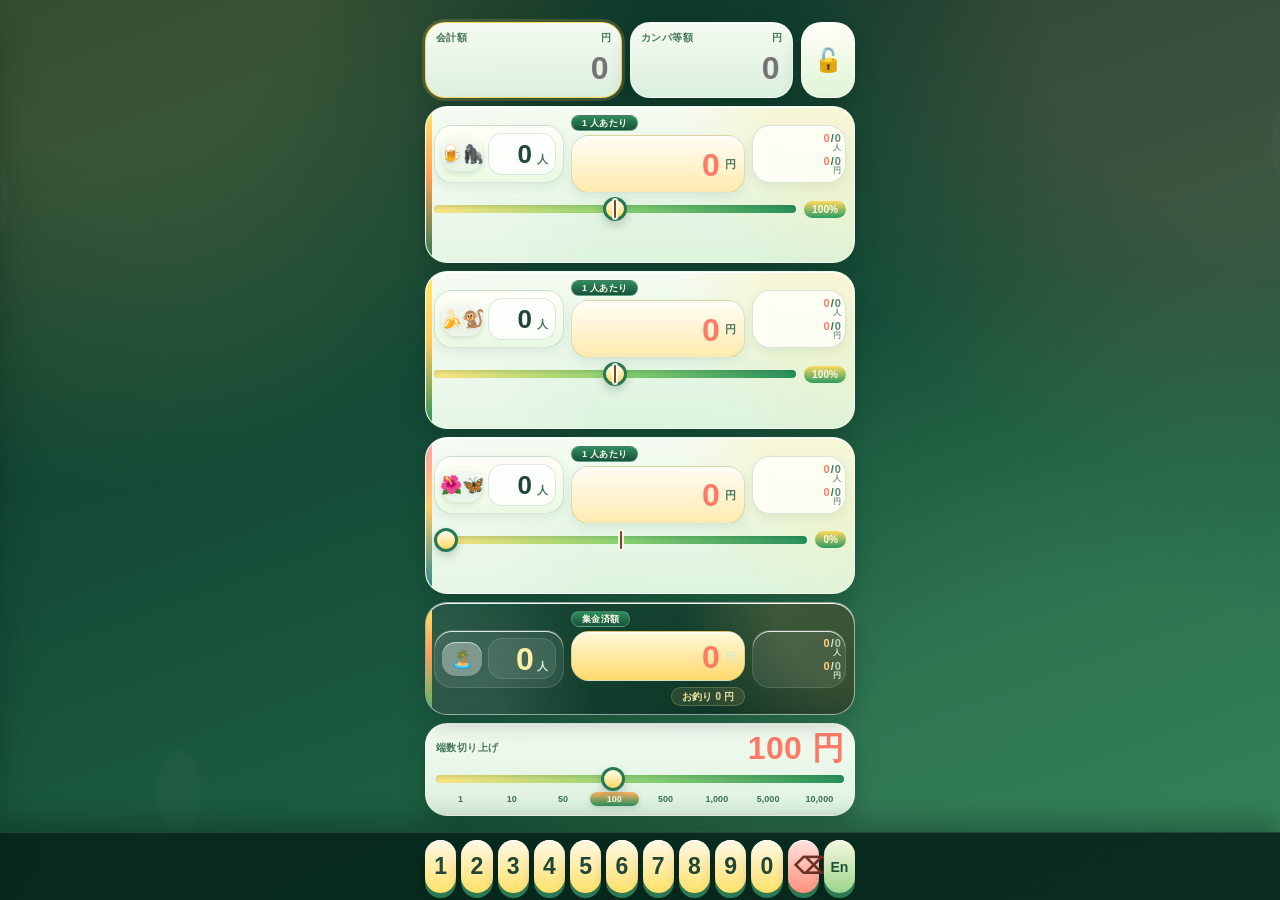
<file: index.html>
<!doctype html>
<html lang="ja">
<head>
<meta charset="utf-8" />
<meta name="viewport" content="width=device-width, initial-scale=1, viewport-fit=cover" />
<title>割り勘ジャングル</title>
<style>
  :root{
    --bg1:#0a2a20;
    --bg2:#124633;
    --bg3:#25734e;
    --leaf:#3fa56b;
    --leaf2:#7bd08e;
    --sand:#fff5d7;
    --sand2:#ffebb0;
    --sun:#ffd45e;
    --coral:#ff7a66;
    --cream:#fffdf5;
    --panel:#f6ffef;
    --ink:#214536;
    --muted:#55806a;
    --line:rgba(34,93,67,.16);
    --shadow:rgba(6,28,20,.22);
    --digit:"Avenir Next","DIN Alternate","Roboto Condensed","Helvetica Neue",Arial,sans-serif;
    --sans:"M PLUS Rounded 1c","Hiragino Maru Gothic ProN","Hiragino Sans","Yu Gothic",-apple-system,BlinkMacSystemFont,"Segoe UI",sans-serif;
    --money-size:clamp(25px,6.7vw,32px);
    --keypad-h:68px;
    --panel-h:58px;
    --top-offset:22px;
  }

  *{box-sizing:border-box;-webkit-tap-highlight-color:transparent;}
  html,body{margin:0;width:100%;height:100%;}
  body{
    min-height:100svh;
    overflow:hidden;
    padding:calc(var(--top-offset) + env(safe-area-inset-top)) 8px calc(var(--keypad-h) + 8px + env(safe-area-inset-bottom));
    color:var(--ink);
    font-family:var(--sans);
    letter-spacing:.005em;
    font-variant-numeric:tabular-nums;
    font-feature-settings:"tnum" 1,"zero" 1;
    background:
      radial-gradient(circle at 8% -6%, rgba(255,232,124,.18) 0 14%, transparent 36%),
      radial-gradient(circle at 96% 4%, rgba(255,122,102,.16) 0 12%, transparent 30%),
      radial-gradient(circle at 88% 105%, rgba(123,208,142,.18) 0 24%, transparent 46%),
      linear-gradient(160deg,var(--bg1) 0%, var(--bg2) 34%, var(--bg3) 100%);
  }
  body::before{
    content:"";
    position:fixed; inset:0;
    pointer-events:none;
    opacity:.22;
    background:
      radial-gradient(160px 280px at -2% 22%, rgba(255,255,255,.16) 0 20%, transparent 22%),
      radial-gradient(180px 320px at 102% 16%, rgba(255,255,255,.14) 0 18%, transparent 20%),
      radial-gradient(120px 220px at 14% 88%, rgba(255,255,255,.12) 0 18%, transparent 20%);
    filter:blur(2px);
  }

  .num,input,button,.moneyValue,.smallMoney,#roundNow,.collectFrac,.memoStatFrac{
    font-family:var(--digit);
    font-variant-numeric:tabular-nums;
    font-feature-settings:"tnum" 1,"zero" 1;
  }

  .app{
    position:relative; z-index:1;
    width:min(430px,100%);
    height:calc(100svh - var(--keypad-h) - var(--top-offset) - 16px - env(safe-area-inset-top) - env(safe-area-inset-bottom));
    margin:0 auto;
    display:grid;
    grid-template-rows:auto minmax(0,1fr) auto auto;
    gap:8px;
  }

  .topInputs{
    display:grid;
    grid-template-columns:minmax(0,1.04fr) minmax(0,.86fr) 54px;
    gap:8px;
  }
  .field{
    min-width:0;
    padding:8px 10px 9px;
    border-radius:20px;
    border:1px solid rgba(255,255,255,.55);
    background:linear-gradient(180deg, rgba(249,255,246,.98), rgba(230,249,231,.95));
    box-shadow:0 9px 20px var(--shadow), inset 0 1px 0 rgba(255,255,255,.92);
  }
  .fieldHeader{
    display:flex; justify-content:space-between; align-items:center;
    margin-bottom:4px;
    color:#44745d; font-size:10px; font-weight:800; letter-spacing:.04em;
  }
  .moneyInput{
    width:100%;
    border:0; outline:0; background:transparent;
    color:var(--coral);
    font-size:var(--money-size);
    font-weight:780;
    text-align:right;
    letter-spacing:.015em;
    line-height:1;
    caret-color:var(--coral);
  }

  .fundField .moneyInput{
    min-width:0;
  }
  .lockButton{
    width:100%;
    height:100%;
    min-height:72px;
    border:1px solid rgba(255,255,255,.55);
    border-radius:20px;
    background:
      radial-gradient(circle at 20% 0%,rgba(255,255,255,.55),transparent 42%),
      linear-gradient(180deg,#fffef2,#dff5d8);
    color:#236044;
    box-shadow:0 9px 20px var(--shadow), inset 0 1px 0 rgba(255,255,255,.92);
    font:850 23px/1 var(--sans);
    display:flex;
    align-items:center;
    justify-content:center;
    transition:transform .08s ease, filter .12s ease, background .12s ease, box-shadow .12s ease;
  }
  .lockButton:active{
    transform:scale(.94);
    filter:brightness(1.04);
  }
  .lockButton.on{
    background:
      radial-gradient(circle at 20% 0%,rgba(255,255,255,.45),transparent 42%),
      linear-gradient(180deg,#ffe889,#ffb06a);
    color:#6b3b24;
    border-color:rgba(255,176,106,.55);
    box-shadow:0 10px 22px rgba(88,47,24,.16), inset 0 1px 0 rgba(255,255,255,.8);
  }
  .lockedControl,
  input.lockedControl,
  .lockedControl input{
    opacity:.68;
  }
  input:disabled{
    -webkit-text-fill-color:currentColor;
    color:inherit;
  }
  input[type="range"]:disabled{
    opacity:.54;
  }

  .field.activeInput,
  .field:focus-within,
  .peopleChip.activeInput,
  .peopleChip:focus-within{
    border-color:rgba(255,212,94,.92);
    box-shadow:0 0 0 3px rgba(255,212,94,.18), 0 10px 22px var(--shadow), inset 0 1px 0 rgba(255,255,255,.9);
  }

  .cards{
    min-height:0;
    display:grid;
    grid-template-rows:repeat(3,minmax(0,1fr));
    gap:8px;
  }
  .card, .totalCard{
    min-height:0;
    overflow:hidden;
    position:relative;
    padding:8px;
    border-radius:22px;
    border:1px solid rgba(255,255,255,.52);
    background:
      radial-gradient(circle at 100% 0%, rgba(255,232,124,.22) 0 18%, transparent 40%),
      radial-gradient(circle at 0 100%, rgba(255,255,255,.26) 0 16%, transparent 38%),
      linear-gradient(180deg, rgba(250,255,246,.98), rgba(229,250,228,.96));
    box-shadow:0 10px 22px var(--shadow), inset 0 1px 0 rgba(255,255,255,.95);
  }
  .card::before, .totalCard::before{
    content:"";
    position:absolute; left:0; top:0; bottom:0; width:6px;
    border-radius:6px;
    background:linear-gradient(180deg,#ffe56e 0%, #ff9f57 44%, #267851 100%);
  }
  .card[data-group="monkey"]::before{ background:linear-gradient(180deg,#ffea72 0%, #ffc85d 44%, #24915d 100%); }
  .card[data-group="butterfly"]::before{ background:linear-gradient(180deg,#ff9db4 0%, #ffcb6a 44%, #1f8690 100%); }
  .totalCard{
    padding-bottom:8px;
    background:
      radial-gradient(circle at 100% 0%, rgba(255,220,116,.18) 0 18%, transparent 40%),
      radial-gradient(circle at 0 100%, rgba(255,255,255,.10) 0 16%, transparent 38%),
      linear-gradient(145deg,#194e38,#0c2e23);
    color:#fff9ea;
  }
  .totalCard::before{ background:linear-gradient(180deg,#ffe56e 0%, #ff9f57 44%, #50b86f 100%); }

  .row{
    display:grid;
    grid-template-columns:130px minmax(0,1fr) 94px;
    gap:7px;
    align-items:center;
  }
  .peopleChip, .amountCard, .collectCard{
    min-width:0;
    min-height:var(--panel-h);
    border-radius:18px;
    border:1px solid var(--line);
    background:rgba(255,255,248,.86);
    box-shadow:inset 0 1px 0 rgba(255,255,255,.85), 0 4px 10px rgba(29,86,61,.08);
  }
  .peopleChip{
    display:grid;
    grid-template-columns:auto minmax(66px,1fr);
    gap:6px;
    align-items:center;
    padding:7px;
    background:linear-gradient(180deg, rgba(255,255,248,.96), rgba(232,249,225,.88));
  }
  .icon{
    position:relative;
    width:40px;
    min-height:34px;
    display:flex; align-items:center; justify-content:center;
    border-radius:14px;
    font-size:18px;
    letter-spacing:-.18em;
    white-space:nowrap;
    letter-spacing:-.01em;
    cursor:pointer;
    background:rgba(255,255,255,.34);
    box-shadow:inset 0 1px 0 rgba(255,255,255,.58),0 2px 6px rgba(25,78,55,.08);
    filter:drop-shadow(0 2px 2px rgba(26,83,58,.18));
    transition:transform .08s ease, filter .12s ease, background .12s ease;
  }
  .iconEmoji{
    display:inline-flex;
    align-items:center;
    justify-content:center;
    pointer-events:none;
  }
  .icon:active{
    transform:scale(.94);
    background:rgba(255,232,124,.38);
    filter:brightness(1.06) drop-shadow(0 2px 2px rgba(26,83,58,.18));
  }
  .payBubble{
    position:absolute;
    left:50%;
    bottom:calc(100% + 7px);
    z-index:999;
    transform:translate(-50%,8px) scale(.72);
    transform-origin:50% 100%;
    opacity:0;
    pointer-events:none;
    white-space:nowrap;
    letter-spacing:.02em;
    padding:5px 10px 4px;
    border-radius:999px;
    background:linear-gradient(180deg,#fffef2,#ffe889);
    border:1px solid rgba(42,119,83,.20);
    color:#236044;
    font:850 11px/1 var(--sans);
    box-shadow:0 6px 14px rgba(6,28,20,.18), inset 0 1px 0 rgba(255,255,255,.9);
  }
  .payBubble::after{
    content:"";
    position:absolute;
    left:50%;
    top:100%;
    width:8px;
    height:8px;
    transform:translate(-50%,-3px) rotate(45deg);
    background:#ffe889;
    border-right:1px solid rgba(42,119,83,.16);
    border-bottom:1px solid rgba(42,119,83,.16);
  }
  .icon.bubbleOn .payBubble{
    animation:payPop 1.65s cubic-bezier(.2,1.05,.25,1) both;
  }
  @keyframes payPop{
    0%{opacity:0; transform:translate(-50%,7px) scale(.68);}
    14%{opacity:1; transform:translate(-50%,-2px) scale(1.08);}
    24%{opacity:1; transform:translate(-50%,0) scale(1);}
    76%{opacity:1; transform:translate(-50%,0) scale(1);}
    100%{opacity:0; transform:translate(-50%,-9px) scale(.96);}
  }
  .peopleField{
    min-width:66px;
    display:grid;
    grid-template-columns:minmax(0,1fr) auto;
    align-items:baseline;
    gap:3px;
    padding:4px 7px 3px;
    border-radius:14px;
    border:1px solid rgba(34,93,67,.14);
    background:rgba(255,255,255,.72);
  }
  .peopleInput{
    width:100%;
    min-width:0;
    border:0; outline:0; background:transparent;
    color:var(--ink);
    font-size:clamp(22px,5.25vw,26px);
    font-weight:780;
    line-height:1;
    text-align:right;
    caret-color:var(--leaf);
  }
  .unit{
    color:#46745e;
    font-size:11px;
    font-weight:800;
    white-space:nowrap;
  }

  .amountWrap{
    display:grid;
    grid-template-rows:auto minmax(0,1fr);
    gap:4px;
  }
  .tag{
    justify-self:start;
    padding:3px 10px 2px;
    border-radius:999px;
    background:linear-gradient(180deg,#2e8d5d,#17523c);
    color:#fff9ea;
    border:1px solid rgba(255,255,255,.22);
    font-size:9px;
    line-height:1;
    font-weight:850;
    letter-spacing:.035em;
    white-space:nowrap;
  }
  .amountCard{
    display:flex;
    align-items:center;
    justify-content:flex-end;
    gap:5px;
    padding:8px 8px 7px;
    background:linear-gradient(180deg, var(--cream), var(--sand2));
  }
  .moneyValue, .smallMoney{
    min-width:0;
    overflow:hidden;
    text-overflow:ellipsis;
    white-space:nowrap;
    font-size:var(--money-size);
    font-weight:780;
    line-height:1;
    text-align:right;
    letter-spacing:.005em;
  }
  .moneyValue{ color:var(--coral); }
  .amountCard .unit{ font-size:11px; font-weight:850; }

  .collectCard{
    display:flex;
    flex-direction:column;
    justify-content:center;
    gap:4px;
    padding:6px 4px;
  }
  .collectLine{
    min-width:0;
    display:grid;
    grid-template-columns:1fr auto;
    grid-template-rows:auto auto;
    grid-template-areas:"frac frac" ". unit";
    line-height:1;
  }
  .collectFrac{
    min-width:0;
    grid-area:frac;
    display:flex;
    justify-content:flex-end;
    gap:1px;
    font-size:clamp(9px,2.45vw,11px);
    font-weight:850;
    color:#2f7256;
    white-space:nowrap;
  }
  .collectCard b{ color:var(--coral); }
  .collectCard .base{ color:#5a8a72; }
  .collectLine .unit{
    grid-area:unit;
    font-size:8px;
    color:#6f9b86;
    letter-spacing:.04em;
  }

  .barRow{
    margin-top:5px;
    display:grid;
    grid-template-columns:minmax(0,1fr) auto;
    gap:8px;
    align-items:center;
  }
  .rangeWrap{ position:relative; min-width:0; height:22px; }
  .rangeWrap.percent::before{
    content:"";
    position:absolute;
    left:50%; top:50%; transform:translate(-50%,-50%);
    width:2px; height:18px;
    border-radius:2px;
    background:#6f4a31;
    box-shadow:0 0 0 2px rgba(255,250,236,.86);
    pointer-events:none; z-index:2;
  }
  input[type="range"]{
    width:100%; height:22px; margin:0;
    appearance:none; -webkit-appearance:none;
    background:transparent;
    position:relative; z-index:1;
  }
  input[type="range"]::-webkit-slider-runnable-track{
    height:8px; border-radius:999px;
    background:linear-gradient(90deg,#ffe782 0%, #8dd372 50%, #29915c 100%);
    box-shadow:inset 0 2px 4px rgba(18,59,42,.18);
  }
  input[type="range"]::-webkit-slider-thumb{
    -webkit-appearance:none; appearance:none;
    width:24px; height:24px; margin-top:-8px;
    border-radius:50%;
    background:linear-gradient(180deg,#fffef2,#ffd862);
    border:3px solid #2a7753;
    box-shadow:0 4px 10px rgba(18,59,42,.22);
  }
  input[type="range"]::-moz-range-track{
    height:8px; border-radius:999px;
    background:linear-gradient(90deg,#ffe782 0%, #8dd372 50%, #29915c 100%);
    box-shadow:inset 0 2px 4px rgba(18,59,42,.18);
  }
  input[type="range"]::-moz-range-thumb{
    width:22px; height:22px;
    border-radius:50%;
    background:linear-gradient(180deg,#fffef2,#ffd862);
    border:3px solid #2a7753;
    box-shadow:0 4px 10px rgba(18,59,42,.22);
  }
  .tilt{
    padding:4px 8px 3px;
    border-radius:999px;
    background:linear-gradient(180deg,#ffd95d,#2a9c63);
    color:#fff9ea;
    font-size:10px;
    line-height:1;
    font-weight:900;
    white-space:nowrap;
  }

  .totalCard .peopleChip,
  .totalCard .collectCard{ background:rgba(255,255,255,.08); border-color:rgba(255,249,229,.12); }
  .totalCard .peopleField{ background:rgba(255,255,255,.08); border-color:rgba(255,249,229,.12); }
  .totalCard .unit,
  .totalCard .collectLine .unit{ color:#d4eccd; }
  .totalCard .peopleInput,
  .totalCard .moneyValue,
  .totalCard .smallMoney{ color:#fff0a6; }
  .totalCard .collectFrac{ color:#d7efcd; }
  .totalCard .collectCard b{ color:#ffd07a; }
  .totalCard .collectCard .base{ color:#a5d7ae; }
  .totalCard .amountCard{
    background:linear-gradient(180deg,#fff9db,#ffd96b);
  }
  .totalCard .moneyValue{ color:#ff7b64; }

  .totalAmountWrap{
    align-self:center;
  }
  .totalAmountWrap .amountCard{
    min-height:50px;
  }
  .totalChange{
    justify-self:end;
    margin-top:2px;
    max-width:100%;
    font-size:10px;
    padding:3px 8px 2px;
    opacity:.92;
  }
  .totalCard .row{
    align-items:center;
  }

  .subline{
    margin-top:5px;
    display:flex; align-items:center; justify-content:flex-start;
    gap:6px; min-width:0;
  }
  .changePill{
    display:inline-flex; align-items:center;
    padding:4px 10px 3px;
    border-radius:999px;
    background:rgba(255,230,133,.12);
    border:1px solid rgba(255,230,133,.22);
    color:#fff0aa;
    font-size:10px;
    line-height:1;
    font-weight:900;
    white-space:nowrap;
  }

  .roundBox{
    padding:8px 10px 9px;
    border-radius:22px;
    border:1px solid rgba(255,255,255,.55);
    background:linear-gradient(180deg, rgba(249,255,246,.98), rgba(230,249,231,.95));
    box-shadow:0 10px 22px var(--shadow), inset 0 1px 0 rgba(255,255,255,.92);
  }
  .roundHead{
    display:flex; align-items:center; justify-content:space-between;
    margin-bottom:4px;
    color:#44745d; font-size:10px; font-weight:800; letter-spacing:.04em;
  }
  #roundNow{ color:var(--coral); font-size:var(--money-size); font-weight:800; line-height:1; }
  .roundLabels{
    margin-top:2px;
    display:grid;
    grid-template-columns:repeat(8,1fr);
    gap:2px;
  }
  .roundLabels button{
    min-width:0;
    border:0; border-radius:10px;
    padding:3px 0 2px;
    background:transparent;
    color:#3e7058;
    font:900 9px/1 var(--digit);
  }
  .roundLabels button.active{
    color:#fff9ea;
    background:linear-gradient(180deg,#ffb25d,#28915d);
    box-shadow:0 2px 6px rgba(18,59,42,.14);
  }


  .card.payActive{
    overflow:visible;
    z-index:18;
    border-color:rgba(255,212,94,.92);
    box-shadow:
      0 0 0 3px rgba(255,212,94,.22),
      0 14px 28px rgba(6,28,20,.26),
      inset 0 1px 0 rgba(255,255,255,.96);
  }
  .icon.bubbleOn{
    z-index:80;
  }
  .payEntry{
    position:absolute;
    left:116px;
    right:92px;
    top:50%;
    z-index:5;
    opacity:0;
    transform:translateY(-50%) scale(.96);
    pointer-events:none;
    transition:opacity .15s ease, transform .15s ease;
  }
  .card.payActive .payEntry{
    opacity:1;
    transform:translateY(-50%) scale(1);
    pointer-events:auto;
  }
  .nameInput{
    width:100%;
    height:42px;
    border:2px solid rgba(255,212,94,.86);
    outline:0;
    border-radius:18px;
    padding:6px 14px 5px;
    background:rgba(255,255,247,.99);
    color:#214536;
    box-shadow:0 10px 22px rgba(6,28,20,.22), inset 0 1px 0 rgba(255,255,255,.94);
    font:850 17px/1 var(--sans);
    text-align:center;
  }


  .memoBackdrop{
    position:fixed;
    inset:0;
    z-index:34;
    background:rgba(5,26,18,.18);
    opacity:0;
    pointer-events:none;
    transition:opacity .18s ease;
  }
  .memoBackdrop.open{
    opacity:1;
    pointer-events:auto;
  }

  .memoSheet{
    position:fixed;
    z-index:35;
    top:0;
    bottom:0;
    width:min(72vw, 330px);
    height:100svh;
    max-height:none;
    padding:calc(12px + env(safe-area-inset-top)) 10px calc(12px + env(safe-area-inset-bottom));
    border:1px solid rgba(255,255,255,.62);
    background:
      radial-gradient(circle at 100% 0%,rgba(255,232,124,.21),transparent 34%),
      radial-gradient(circle at 0% 100%,rgba(123,208,142,.20),transparent 34%),
      linear-gradient(180deg,#fbfff5 0%,#eaf9e7 48%,#dcf4dc 100%);
    box-shadow:0 18px 42px rgba(4,21,15,.38), inset 0 1px 0 rgba(255,255,255,.95);
    overflow:hidden;
    transition:transform .26s cubic-bezier(.18,.9,.18,1);
    will-change:transform;
  }
  .memoSheet.fromLeft{
    left:0;
    right:auto;
    border-radius:0 24px 24px 0;
    transform:translateX(calc(-100% - 8px));
  }
  .memoSheet.fromRight{
    right:0;
    left:auto;
    border-radius:24px 0 0 24px;
    transform:translateX(calc(100% + 8px));
  }
  .memoSheet.open{
    transform:translateX(0);
  }
  .memoHead{
    display:flex;
    align-items:center;
    justify-content:space-between;
    gap:8px;
    margin:-2px -2px 10px;
    padding:2px 2px 8px;
    position:sticky;
    top:0;
    z-index:2;
    background:linear-gradient(180deg,rgba(251,255,245,.94),rgba(251,255,245,.74));
    backdrop-filter:blur(10px);
  }
  .memoTitle{
    display:inline-flex;
    align-items:center;
    gap:6px;
    padding:6px 12px 5px;
    border-radius:999px;
    background:linear-gradient(180deg,#2e8d5d,#17523c);
    color:#fff9ea;
    font-size:12px;
    line-height:1;
    font-weight:850;
    letter-spacing:.03em;
    box-shadow:0 4px 10px rgba(6,28,20,.14);
  }
  .memoClose{
    width:34px;
    height:34px;
    border:0;
    border-radius:50%;
    background:linear-gradient(180deg,#ffe2dc,#ff917c);
    color:#6d3126;
    font:850 18px/1 var(--sans);
    box-shadow:0 5px 12px rgba(6,28,20,.18);
  }
  .memoBody{
    height:calc(100svh - 68px - env(safe-area-inset-top) - env(safe-area-inset-bottom));
    overflow:auto;
    padding-right:2px;
    -webkit-overflow-scrolling:touch;
  }


  .memoTotalWrap{
    margin-bottom:10px;
  }
  .memoSection{
    display:grid;
    gap:7px;
    margin-bottom:10px;
    padding:7px;
    border-radius:20px;
    background:rgba(255,255,255,.38);
    border:1px solid rgba(34,93,67,.11);
    box-shadow:inset 0 1px 0 rgba(255,255,255,.58);
  }

  .memoSummary{
    display:grid;
    gap:7px;
    margin-bottom:9px;
  }
  .memoStat{
    display:grid;
    grid-template-columns:42px minmax(0,1fr);
    gap:7px;
    align-items:center;
    min-height:54px;
    padding:7px;
    border-radius:18px;
    border:1px solid rgba(34,93,67,.13);
    background:
      radial-gradient(circle at 100% 0%, rgba(255,232,124,.17), transparent 40%),
      linear-gradient(180deg,rgba(255,255,248,.90),rgba(237,250,229,.86));
    box-shadow:inset 0 1px 0 rgba(255,255,255,.72),0 4px 10px rgba(29,86,61,.08);
  }
  .memoSection .memoStat{
    border-radius:16px;
    box-shadow:inset 0 1px 0 rgba(255,255,255,.68);
  }
  .memoStat.total{
    background:
      radial-gradient(circle at 100% 0%, rgba(255,232,124,.18), transparent 40%),
      linear-gradient(145deg,#1f5c43,#103426);
    border-color:rgba(255,249,229,.16);
    color:#fff9ea;
  }
  .memoStatIcon{
    display:flex;
    align-items:center;
    justify-content:center;
    min-height:38px;
    border-radius:14px;
    background:rgba(255,255,255,.42);
    font-size:18px;
    letter-spacing:-.16em;
    white-space:nowrap;
    box-shadow:inset 0 1px 0 rgba(255,255,255,.62);
  }
  .memoStat.total .memoStatIcon{
    background:rgba(255,255,255,.10);
  }
  .memoStatNums{
    min-width:0;
    display:grid;
    gap:4px;
  }
  .memoStatLine{
    display:grid;
    grid-template-columns:minmax(0,1fr) auto;
    align-items:baseline;
    gap:4px;
    line-height:1;
  }
  .memoStatFrac{
    min-width:0;
    display:flex;
    justify-content:flex-end;
    gap:3px;
    color:#2f7256;
    font:850 clamp(12px,3.15vw,15px)/1 var(--digit);
    white-space:nowrap;
    overflow:hidden;
    text-overflow:ellipsis;
    letter-spacing:-.01em;
  }
  .memoStatFrac .paid{color:var(--coral);}
  .memoStatFrac .due{color:#5a8a72;}
  .memoStatLabel{
    color:#6f9b86;
    font-size:9px;
    font-weight:900;
    letter-spacing:.04em;
    white-space:nowrap;
  }
  .memoStat.total .memoStatFrac{color:#d7efcd;}
  .memoStat.total .memoStatFrac .paid{color:#ffd07a;}
  .memoStat.total .memoStatFrac .due{color:#a5d7ae;}
  .memoStat.total .memoStatLabel{color:#d4eccd;}

  .memoGroup{
    padding:8px 8px 9px;
    border-radius:16px;
    background:rgba(255,255,255,.62);
    border:1px solid rgba(34,93,67,.12);
    box-shadow:inset 0 1px 0 rgba(255,255,255,.68);
  }
  .memoGroup + .memoGroup{margin-top:7px;}
  .memoGroupHead{
    display:flex;
    align-items:center;
    justify-content:space-between;
    color:#2d6c51;
    font-size:11px;
    line-height:1;
    font-weight:850;
    margin-bottom:7px;
    padding:0 2px;
  }
  .memoGroupHead span:first-child{
    display:inline-flex;
    align-items:center;
    min-height:20px;
    padding:2px 8px 1px;
    border-radius:999px;
    background:rgba(46,141,93,.10);
    letter-spacing:-.10em;
  }
  .memoGroupHead span:last-child{
    color:#1e5f43;
  }
  .memoNames{
    display:flex;
    flex-wrap:wrap;
    gap:6px;
  }
  .memoName{
    max-width:100%;
    display:inline-grid;
    grid-template-columns:minmax(0,1fr) auto;
    align-items:center;
    gap:4px;
    min-height:25px;
    border:1px solid rgba(34,93,67,.15);
    border-radius:999px;
    padding:4px 5px 4px 9px;
    background:linear-gradient(180deg,#fffef8,#edf8e6);
    color:#214536;
    font:850 11px/1 var(--sans);
    box-shadow:0 2px 5px rgba(29,86,61,.06);
  }
  .memoName span{
    min-width:0;
    overflow:hidden;
    text-overflow:ellipsis;
    white-space:nowrap;
  }
  .memoName b{
    display:inline-flex;
    align-items:center;
    justify-content:center;
    width:16px;
    height:16px;
    border-radius:50%;
    background:#ff917c;
    color:#fff9ea;
    font-size:10px;
    line-height:1;
  }
  .memoEmpty{
    color:#72977f;
    font-size:12px;
    font-weight:900;
    padding-left:3px;
  }

  body.naming .keypad{
    transform:translateY(115%);
    opacity:.15;
    pointer-events:none;
  }
  body.naming{
    padding-bottom:8px;
  }
  body.naming .app{
    height:calc(100svh - 16px - env(safe-area-inset-bottom));
  }

  @media (max-width:390px){
    .memoSheet{width:74vw;}
    .payEntry{left:102px;right:82px;}
    .nameInput{height:38px;font-size:15px;border-radius:16px;}
    .payBubble{font-size:10px;padding:4px 8px 3px;}
  }
  @media (max-height:760px){
    .nameInput{height:36px;font-size:15px;}
  }

  .keypad{
    position:fixed; left:0; right:0; bottom:0;
    z-index:20;
    height:calc(var(--keypad-h) + env(safe-area-inset-bottom));
    padding:7px 8px calc(7px + env(safe-area-inset-bottom));
    background:rgba(8,40,29,.94);
    border-top:1px solid rgba(255,255,255,.12);
    backdrop-filter:blur(14px);
    box-shadow:0 -12px 24px rgba(0,0,0,.24);
    transition:transform .18s ease, opacity .18s ease;
  }
  .keys{
    width:min(430px,100%); height:100%; margin:0 auto;
    display:grid; grid-template-columns:repeat(12,1fr); gap:5px;
  }
  .keys button{
    min-width:0; height:100%;
    border:0; border-radius:16px;
    color:var(--ink);
    background:linear-gradient(180deg,#fff9e7,#ffe168);
    font:850 clamp(18px,4.6vw,23px)/1 var(--digit);
    box-shadow:0 5px 0 #2b7955, 0 9px 16px rgba(0,0,0,.20), inset 0 1px 0 rgba(255,255,255,.9);
    transform:translateY(0) scale(1);
    transition:transform .08s ease, box-shadow .08s ease, filter .12s ease;
    touch-action:manipulation;
    user-select:none; -webkit-user-select:none;
  }
  .keys button.press,
  .keys button:active{
    transform:translateY(4px) scale(.95);
    box-shadow:0 1px 0 #2b7955, 0 5px 10px rgba(0,0,0,.18), inset 0 1px 0 rgba(255,255,255,.8);
    filter:brightness(1.06);
  }
  .keys .del{ background:linear-gradient(180deg,#ffe2dc,#ff917c); color:#6d3126; }
  .keys .enter{ background:linear-gradient(180deg,#f6f8df,#9bd58c); color:#1f5136; font-size:clamp(11px,3vw,14px); }

  @media (max-width:390px){
    :root{ --money-size:clamp(22px,5.9vw,29px); --panel-h:54px; }
    .app{ gap:6px; }
    .topInputs{ grid-template-columns:minmax(0,1fr) minmax(0,.82fr) 48px; gap:6px; }
    .lockButton{min-height:64px;font-size:20px;border-radius:18px;}
    .cards{ gap:6px; }
    .card,.totalCard{ padding:7px; border-radius:20px; }
    .row{ grid-template-columns:122px minmax(0,1fr) 88px; gap:5px; }
    .totalChange{font-size:9px;padding:2px 7px 2px;}
    .icon{ width:34px; font-size:15px; }
    .peopleChip{ padding:6px; }
    .peopleInput{ font-size:clamp(19px,4.9vw,23px); }
    .collectFrac{ font-size:clamp(9px,2.45vw,11px); }
  }

  @media (max-height:760px){
    :root{ --keypad-h:62px; --money-size:clamp(21px,5.7vw,27px); --panel-h:52px; }
    body{ padding-top:6px; }
    .app{ gap:5px; }
    .topInputs{ gap:5px; }
    .field,.roundBox{ padding:6px 9px 7px; }
    .lockButton{min-height:58px;font-size:19px;border-radius:16px;}
    .cards{ gap:5px; }
    .card,.totalCard{ padding:6px; }
    .row{ gap:5px; }
    .barRow{ margin-top:4px; gap:6px; }
    .tag{ padding:2px 9px 2px; font-size:8px; }
    .totalAmountWrap .amountCard{min-height:46px;}
    .collectCard{ padding:5px 6px; }
    .keys{ gap:4px; }
    .keys button{ border-radius:14px; }
  }
</style>
<link rel="icon" type="image/png" sizes="32x32" href="./favicon-32.png">
<link rel="icon" type="image/png" sizes="16x16" href="./favicon-16.png">
<link rel="apple-touch-icon" sizes="180x180" href="./apple-touch-icon.png">
<link rel="manifest" href="./site.webmanifest">
<meta name="theme-color" content="#0f3a2c">
<meta name="apple-mobile-web-app-capable" content="yes">
<meta name="apple-mobile-web-app-title" content="Nomikai">
<meta name="apple-mobile-web-app-status-bar-style" content="black-translucent">
</head>
<body>
<main class="app">
  <section class="topInputs">
    <div class="field" id="billField">
      <div class="fieldHeader"><span>会計額</span><span>円</span></div>
      <input id="bill" class="moneyInput num" inputmode="numeric" pattern="[0-9]*" autocomplete="off" placeholder="0" />
    </div>
    <div class="field fundField" id="fundField">
      <div class="fieldHeader"><span>カンパ等額</span><span>円</span></div>
      <input id="fund" class="moneyInput num" inputmode="numeric" pattern="[0-9]*" autocomplete="off" placeholder="0" />
    </div>
    <button id="calcLock" class="lockButton" type="button" aria-pressed="false" aria-label="計算欄ロック">🔓</button>
  </section>

  <section class="cards">
    <article class="card" data-group="gorilla">
      <div class="row">
        <div class="peopleChip">
          <div class="icon"><span class="iconEmoji">🍺🦍</span><span class="payBubble">おしはらい！</span></div>
          <div class="peopleField">
            <input id="gorillaPeople" class="peopleInput num" inputmode="numeric" pattern="[0-9]*" autocomplete="off" value="0" />
            <span class="unit">人</span>
          </div>
        </div>
        <div class="amountWrap">
          <span class="tag">1 人あたり</span>
          <div class="amountCard"><span id="gorillaPer" class="moneyValue">0</span><span class="unit">円</span></div>
        </div>
        <div class="collectCard">
          <div class="collectLine"><span class="collectFrac"><b id="gorillaPaidPeople">0</b><span>/</span><span class="base" id="gorillaDuePeople">0</span></span><span class="unit">人</span></div>
          <div class="collectLine"><span class="collectFrac"><b id="gorillaPaidYen">0</b><span>/</span><span class="base" id="gorillaDueYen">0</span></span><span class="unit">円</span></div>
        </div>
      </div>
      <div class="barRow">
        <div class="rangeWrap percent"><input id="gorillaSlider" type="range" min="0" max="200" step="5" value="100" /></div>
        <span id="gorillaTilt" class="tilt">100%</span>
      </div>
      <div class="payEntry"><input id="gorillaName" class="nameInput" inputmode="text" maxlength="10" autocomplete="off" aria-label="名前入力" /></div>
    </article>

    <article class="card" data-group="monkey">
      <div class="row">
        <div class="peopleChip">
          <div class="icon"><span class="iconEmoji">🍌🐒</span><span class="payBubble">おしはらい！</span></div>
          <div class="peopleField">
            <input id="monkeyPeople" class="peopleInput num" inputmode="numeric" pattern="[0-9]*" autocomplete="off" value="0" />
            <span class="unit">人</span>
          </div>
        </div>
        <div class="amountWrap">
          <span class="tag">1 人あたり</span>
          <div class="amountCard"><span id="monkeyPer" class="moneyValue">0</span><span class="unit">円</span></div>
        </div>
        <div class="collectCard">
          <div class="collectLine"><span class="collectFrac"><b id="monkeyPaidPeople">0</b><span>/</span><span class="base" id="monkeyDuePeople">0</span></span><span class="unit">人</span></div>
          <div class="collectLine"><span class="collectFrac"><b id="monkeyPaidYen">0</b><span>/</span><span class="base" id="monkeyDueYen">0</span></span><span class="unit">円</span></div>
        </div>
      </div>
      <div class="barRow">
        <div class="rangeWrap percent"><input id="monkeySlider" type="range" min="0" max="200" step="5" value="100" /></div>
        <span id="monkeyTilt" class="tilt">100%</span>
      </div>
      <div class="payEntry"><input id="monkeyName" class="nameInput" inputmode="text" maxlength="10" autocomplete="off" aria-label="名前入力" /></div>
    </article>

    <article class="card" data-group="butterfly">
      <div class="row">
        <div class="peopleChip">
          <div class="icon"><span class="iconEmoji">🌺🦋</span><span class="payBubble">おしはらい！</span></div>
          <div class="peopleField">
            <input id="butterflyPeople" class="peopleInput num" inputmode="numeric" pattern="[0-9]*" autocomplete="off" value="0" />
            <span class="unit">人</span>
          </div>
        </div>
        <div class="amountWrap">
          <span class="tag">1 人あたり</span>
          <div class="amountCard"><span id="butterflyPer" class="moneyValue">0</span><span class="unit">円</span></div>
        </div>
        <div class="collectCard">
          <div class="collectLine"><span class="collectFrac"><b id="butterflyPaidPeople">0</b><span>/</span><span class="base" id="butterflyDuePeople">0</span></span><span class="unit">人</span></div>
          <div class="collectLine"><span class="collectFrac"><b id="butterflyPaidYen">0</b><span>/</span><span class="base" id="butterflyDueYen">0</span></span><span class="unit">円</span></div>
        </div>
      </div>
      <div class="barRow">
        <div class="rangeWrap percent"><input id="butterflySlider" type="range" min="0" max="200" step="5" value="0" /></div>
        <span id="butterflyTilt" class="tilt">0%</span>
      </div>
      <div class="payEntry"><input id="butterflyName" class="nameInput" inputmode="text" maxlength="10" autocomplete="off" aria-label="名前入力" /></div>
    </article>
  </section>

  <section class="totalCard">
    <div class="row">
      <div class="peopleChip">
        <div class="icon">🏝️</div>
        <div class="peopleField">
          <span id="totalPeople" class="smallMoney">0</span>
          <span class="unit">人</span>
        </div>
      </div>
      <div class="amountWrap totalAmountWrap">
        <span class="tag">集金済額</span>
        <div class="amountCard"><span id="totalPaid" class="moneyValue">0</span><span class="unit">円</span></div>
        <div id="change" class="changePill totalChange">お釣り 0 円</div>
      </div>
      <div class="collectCard">
        <div class="collectLine"><span class="collectFrac"><b id="totalPaidPeople">0</b><span>/</span><span class="base" id="totalDuePeople">0</span></span><span class="unit">人</span></div>
        <div class="collectLine"><span class="collectFrac"><b id="totalPaidYen">0</b><span>/</span><span class="base" id="totalDueYen">0</span></span><span class="unit">円</span></div>
      </div>
    </div>
  </section>

  <section class="roundBox">
    <div class="roundHead"><span>端数切り上げ</span><strong id="roundNow">100</strong></div>
    <div class="rangeWrap"><input id="roundSlider" type="range" min="0" max="7" step="1" value="3" /></div>
    <div id="roundLabels" class="roundLabels"></div>
  </section>
</main>


<div id="memoBackdrop" class="memoBackdrop"></div>
<section id="memoSheet" class="memoSheet fromLeft" aria-label="支払い済みメモ">
  <div class="memoHead">
    <div class="memoTitle">📝 支払い済み</div>
    <button id="memoClose" class="memoClose" type="button">×</button>
  </div>
  <div id="memoBody" class="memoBody"></div>
</section>

<nav class="keypad" aria-label="数字入力">
  <div class="keys">
    <button type="button" data-key="1">1</button>
    <button type="button" data-key="2">2</button>
    <button type="button" data-key="3">3</button>
    <button type="button" data-key="4">4</button>
    <button type="button" data-key="5">5</button>
    <button type="button" data-key="6">6</button>
    <button type="button" data-key="7">7</button>
    <button type="button" data-key="8">8</button>
    <button type="button" data-key="9">9</button>
    <button type="button" data-key="0">0</button>
    <button type="button" class="del" data-key="del">⌫</button>
    <button type="button" class="enter" data-key="enter">En</button>
  </div>
</nav>

<script>
(() => {
  const $ = id => document.getElementById(id);
  const nf = new Intl.NumberFormat('ja-JP');
  const roundValues = [1,10,50,100,500,1000,5000,10000];

  const bill = $('bill');
  const fund = $('fund');
  const roundSlider = $('roundSlider');
  const roundLabels = $('roundLabels');
  const memoSheet = $('memoSheet');
  const memoBackdrop = $('memoBackdrop');
  const memoBody = $('memoBody');
  const memoClose = $('memoClose');
  const calcLock = $('calcLock');
  let isLocked = false;

  const paid = { gorilla:[], monkey:[], butterfly:[] };

  const groups = [
    {
      key:'gorilla', icon:'🍺🦍',
      card:document.querySelector('[data-group="gorilla"]'),
      people:$('gorillaPeople'), slider:$('gorillaSlider'), tilt:$('gorillaTilt'),
      per:$('gorillaPer'), duePeople:$('gorillaDuePeople'), dueYen:$('gorillaDueYen'),
      paidPeople:$('gorillaPaidPeople'), paidYen:$('gorillaPaidYen'),
      nameInput:$('gorillaName')
    },
    {
      key:'monkey', icon:'🍌🐒',
      card:document.querySelector('[data-group="monkey"]'),
      people:$('monkeyPeople'), slider:$('monkeySlider'), tilt:$('monkeyTilt'),
      per:$('monkeyPer'), duePeople:$('monkeyDuePeople'), dueYen:$('monkeyDueYen'),
      paidPeople:$('monkeyPaidPeople'), paidYen:$('monkeyPaidYen'),
      nameInput:$('monkeyName')
    },
    {
      key:'butterfly', icon:'🌺🦋',
      card:document.querySelector('[data-group="butterfly"]'),
      people:$('butterflyPeople'), slider:$('butterflySlider'), tilt:$('butterflyTilt'),
      per:$('butterflyPer'), duePeople:$('butterflyDuePeople'), dueYen:$('butterflyDueYen'),
      paidPeople:$('butterflyPaidPeople'), paidYen:$('butterflyPaidYen'),
      nameInput:$('butterflyName')
    }
  ];

  const numericInputs = [bill, fund, ...groups.map(g => g.people)];
  const lockTargets = [bill, fund, roundSlider, ...groups.flatMap(g => [g.people, g.slider])];
  let activeInput = bill;
  let activePayGroup = null;

  function setLocked(next){
    isLocked = next;
    calcLock.classList.toggle('on', isLocked);
    calcLock.textContent = isLocked ? '🔒' : '🔓';
    calcLock.setAttribute('aria-pressed', String(isLocked));

    lockTargets.forEach(el => {
      el.disabled = isLocked;
      const box = el.closest('.field') || el.closest('.peopleChip') || el.closest('.roundBox') || el.closest('.barRow');
      if (box) box.classList.toggle('lockedControl', isLocked);
    });

    if (isLocked) {
      document.querySelectorAll('.activeInput').forEach(node => node.classList.remove('activeInput'));
      if (document.activeElement && lockTargets.includes(document.activeElement)) {
        document.activeElement.blur();
      }
    }
  }

  const digits = s => String(s || '')
    .replace(/[０-９]/g, d => String.fromCharCode(d.charCodeAt(0) - 0xFEE0))
    .replace(/[^0-9]/g, '');
  const num = el => Number(digits(el.value)) || 0;
  const formatNum = n => nf.format(Math.max(0, Math.round(Number(n) || 0)));

  function markActive(el){
    activeInput = el;
    document.querySelectorAll('.activeInput').forEach(node => node.classList.remove('activeInput'));
    const box = el.closest('.field') || el.closest('.peopleChip');
    if (box) box.classList.add('activeInput');
  }

  function moveCaretEnd(el){
    setTimeout(() => {
      try {
        const end = String(el.value || '').length;
        el.setSelectionRange(end, end);
      } catch (_) {}
    }, 0);
  }

  function formatInput(el){
    const d = digits(el.value);
    el.value = d ? nf.format(Number(d)) : '';
  }

  function pushDigit(current, key){
    const trimmed = current.slice(0, 10);
    if (key === '0' && (!trimmed || trimmed === '0')) return '0';
    if (!trimmed || trimmed === '0') return key;
    return (trimmed + key).slice(0, 10);
  }

  function roundUp(value, unit){
    if (!value || value <= 0) return 0;
    return Math.ceil(value / unit) * unit;
  }

  function openNameEntry(group){
    groups.forEach(g => {
      if (g !== group) {
        commitName(g, false);
        g.card.classList.remove('payActive');
        g.nameInput.value = '';
      }
    });
    activePayGroup = group;
    group.card.classList.add('payActive');
    document.body.classList.add('naming');

    // アイコンタップ直後のユーザー操作内で focus することで、スマホの文字キーボードを開きやすくする
    group.nameInput.focus({ preventScroll:true });
    group.nameInput.select();
  }

  function closeNameEntry(group){
    if (group) {
      group.card.classList.remove('payActive');
      group.nameInput.value = '';
    }
    activePayGroup = null;
    document.body.classList.remove('naming');
  }

  function commitName(group, keepOpen){
    const raw = String(group.nameInput.value || '').trim().slice(0, 10);
    if (!raw) return false;
    paid[group.key].push(raw);
    group.nameInput.value = '';
    calc();
    renderMemo();
    if (!keepOpen) closeNameEntry(group);
    return true;
  }

  function calc(){
    const gross = num(bill);
    const contribution = num(fund);
    const target = Math.max(gross - contribution, 0);
    const unit = roundValues[Number(roundSlider.value)];

    let weightedPeople = 0;
    groups.forEach(g => {
      weightedPeople += num(g.people) * (Number(g.slider.value) / 100);
    });

    const base = weightedPeople ? target / weightedPeople : 0;
    let totalPeople = 0;
    let totalDue = 0;
    let collectedPeople = 0;
    let collectedYen = 0;

    groups.forEach(g => {
      const people = num(g.people);
      const rate = Number(g.slider.value) / 100;
      const per = (people && rate) ? roundUp(base * rate, unit) : 0;
      const due = per * people;
      const doneCount = paid[g.key].length;
      const doneYen = doneCount * per;

      totalPeople += people;
      totalDue += due;
      collectedPeople += doneCount;
      collectedYen += doneYen;

      g.per.textContent = formatNum(per);
      g.tilt.textContent = Math.round(rate * 100) + '%';
      g.paidPeople.textContent = formatNum(doneCount);
      g.paidYen.textContent = formatNum(doneYen);
      g.duePeople.textContent = formatNum(people);
      g.dueYen.textContent = formatNum(due);
    });

    $('totalPeople').textContent = formatNum(totalPeople);
    $('totalPaid').textContent = formatNum(totalDue);
    $('totalPaidPeople').textContent = formatNum(collectedPeople);
    $('totalPaidYen').textContent = formatNum(collectedYen);
    $('totalDuePeople').textContent = formatNum(totalPeople);
    $('totalDueYen').textContent = formatNum(totalDue);
    $('change').textContent = 'お釣り ' + formatNum(Math.max(totalDue - target, 0)) + ' 円';
    $('roundNow').textContent = formatNum(unit) + ' 円';
    [...roundLabels.children].forEach((btn, i) => btn.classList.toggle('active', i === Number(roundSlider.value)));
    if (memoSheet && memoSheet.classList.contains('open')) renderMemo();
  }

  function makeStatCard({ icon, paidPeople, duePeople, paidYen, dueYen, total=false }){
    const card = document.createElement('div');
    card.className = 'memoStat' + (total ? ' total' : '');

    const iconBox = document.createElement('div');
    iconBox.className = 'memoStatIcon';
    iconBox.textContent = icon;

    const nums = document.createElement('div');
    nums.className = 'memoStatNums';

    const peopleLine = document.createElement('div');
    peopleLine.className = 'memoStatLine';
    peopleLine.innerHTML =
      '<span class="memoStatFrac"><span class="paid">' + formatNum(paidPeople) + '</span><span>/</span><span class="due">' + formatNum(duePeople) + '</span></span><span class="memoStatLabel">人</span>';

    const yenLine = document.createElement('div');
    yenLine.className = 'memoStatLine';
    yenLine.innerHTML =
      '<span class="memoStatFrac"><span class="paid">' + formatNum(paidYen) + '</span><span>円</span><span>/</span><span class="due">' + formatNum(dueYen) + '</span><span>円</span></span><span class="memoStatLabel">回収</span>';

    nums.append(peopleLine, yenLine);
    card.append(iconBox, nums);
    return card;
  }

  function currentGroupStats(group){
    return {
      icon: group.icon,
      paidPeople: Number(String(group.paidPeople.textContent).replace(/[^0-9]/g,'')) || 0,
      duePeople: Number(String(group.duePeople.textContent).replace(/[^0-9]/g,'')) || 0,
      paidYen: Number(String(group.paidYen.textContent).replace(/[^0-9]/g,'')) || 0,
      dueYen: Number(String(group.dueYen.textContent).replace(/[^0-9]/g,'')) || 0
    };
  }

  function renderMemo(){
    memoBody.textContent = '';

    let totalPaidPeople = 0;
    let totalDuePeople = 0;
    let totalPaidYen = 0;
    let totalDueYen = 0;

    const cached = groups.map(group => {
      const s = currentGroupStats(group);
      totalPaidPeople += s.paidPeople;
      totalDuePeople += s.duePeople;
      totalPaidYen += s.paidYen;
      totalDueYen += s.dueYen;
      return { group, stats:s };
    });

    const totalWrap = document.createElement('div');
    totalWrap.className = 'memoTotalWrap';
    totalWrap.appendChild(makeStatCard({
      icon:'🏝️',
      paidPeople:totalPaidPeople,
      duePeople:totalDuePeople,
      paidYen:totalPaidYen,
      dueYen:totalDueYen,
      total:true
    }));
    memoBody.appendChild(totalWrap);

    cached.forEach(({ group, stats }) => {
      const block = document.createElement('div');
      block.className = 'memoSection';

      block.appendChild(makeStatCard(stats));

      const section = document.createElement('section');
      section.className = 'memoGroup';

      const head = document.createElement('div');
      head.className = 'memoGroupHead';

      const title = document.createElement('span');
      title.textContent = group.icon;

      const count = document.createElement('span');
      count.textContent = paid[group.key].length + ' 人';

      head.append(title, count);
      section.appendChild(head);

      const names = document.createElement('div');
      names.className = 'memoNames';

      if (!paid[group.key].length) {
        const empty = document.createElement('span');
        empty.className = 'memoEmpty';
        empty.textContent = '—';
        names.appendChild(empty);
      } else {
        paid[group.key].forEach((name, index) => {
          const chip = document.createElement('button');
          chip.type = 'button';
          chip.className = 'memoName';
          chip.dataset.group = group.key;
          chip.dataset.index = String(index);

          const text = document.createElement('span');
          text.textContent = name;

          const x = document.createElement('b');
          x.textContent = '×';

          chip.append(text, x);
          names.appendChild(chip);
        });
      }

      section.appendChild(names);
      block.appendChild(section);
      memoBody.appendChild(block);
    });
  }

  function openMemo(from){
    renderMemo();
    memoSheet.classList.remove('fromLeft', 'fromRight');
    memoSheet.classList.add(from === 'right' ? 'fromRight' : 'fromLeft');
    requestAnimationFrame(() => {
      memoSheet.classList.add('open');
      memoBackdrop.classList.add('open');
    });
  }
  function closeMemo(){
    memoSheet.classList.remove('open');
    memoBackdrop.classList.remove('open');
  }

  roundValues.forEach((v, i) => {
    const b = document.createElement('button');
    b.type = 'button';
    b.textContent = nf.format(v);
    b.addEventListener('click', () => { roundSlider.value = i; calc(); });
    roundLabels.appendChild(b);
  });

  numericInputs.forEach(el => {
    el.addEventListener('focus', () => { markActive(el); moveCaretEnd(el); });
    el.addEventListener('click', () => { markActive(el); moveCaretEnd(el); });
    el.addEventListener('beforeinput', ev => { if (ev.data && /[^0-9０-９]/.test(ev.data)) ev.preventDefault(); });
    el.addEventListener('keydown', ev => { if (ev.key === 'Enter') el.blur(); });
    el.addEventListener('input', () => { formatInput(el); calc(); moveCaretEnd(el); });
  });

  groups.forEach(group => {
    group.slider.addEventListener('input', calc);

    const iconButton = group.card.querySelector('.icon');
    iconButton.addEventListener('click', ev => {
      ev.stopPropagation();
      iconButton.classList.remove('bubbleOn');
      void iconButton.offsetWidth;
      iconButton.classList.add('bubbleOn');
      openNameEntry(group);
      setTimeout(() => iconButton.classList.remove('bubbleOn'), 1700);
    });

    group.nameInput.addEventListener('pointerdown', ev => ev.stopPropagation());
    group.nameInput.addEventListener('keydown', ev => {
      if (ev.key === 'Enter' && !ev.isComposing) {
        ev.preventDefault();
        commitName(group, true);
      }
      if (ev.key === 'Escape') closeNameEntry(group);
    });
    group.nameInput.addEventListener('blur', () => {
      setTimeout(() => {
        commitName(group, false);
      }, 80);
    });
  });

  roundSlider.addEventListener('input', calc);

  memoClose.addEventListener('click', closeMemo);
  memoBackdrop.addEventListener('click', closeMemo);
  memoBody.addEventListener('click', ev => {
    const chip = ev.target.closest('.memoName');
    if (!chip) return;
    const groupKey = chip.dataset.group;
    const index = Number(chip.dataset.index);
    if (Number.isInteger(index) && paid[groupKey]) {
      paid[groupKey].splice(index, 1);
      calc();
      renderMemo();
    }
  });

  let swipeStart = null;
  document.addEventListener('pointerdown', ev => {
    if (ev.target.closest('input, button, .memoSheet, .memoBackdrop, input[type="range"]')) return;
    swipeStart = { x:ev.clientX, y:ev.clientY, t:performance.now() };
  }, { passive:true });

  document.addEventListener('pointerup', ev => {
    if (!swipeStart) return;
    const dx = ev.clientX - swipeStart.x;
    const dy = ev.clientY - swipeStart.y;
    const dt = performance.now() - swipeStart.t;
    swipeStart = null;
    if (Math.abs(dx) > 54 && Math.abs(dx) > Math.abs(dy) * 1.35 && dt < 700) {
      // 右フリックなら左から、左フリックなら右から出す
      openMemo(dx > 0 ? 'left' : 'right');
    }
  }, { passive:true });

  let memoSwipe = null;
  memoSheet.addEventListener('pointerdown', ev => {
    memoSwipe = { x:ev.clientX, y:ev.clientY, t:performance.now() };
  }, { passive:true });
  memoSheet.addEventListener('pointerup', ev => {
    if (!memoSwipe) return;
    const dx = ev.clientX - memoSwipe.x;
    const dy = ev.clientY - memoSwipe.y;
    const dt = performance.now() - memoSwipe.t;
    memoSwipe = null;
    if (Math.abs(dx) > 54 && Math.abs(dx) > Math.abs(dy) * 1.35 && dt < 700) {
      closeMemo();
    }
  }, { passive:true });

  let lastKeyStamp = 0;
  let lastKeyName = '';
  document.querySelector('.keys').addEventListener('pointerdown', e => {
    const b = e.target.closest('button');
    if (!b) return;
    e.preventDefault();

    const key = b.dataset.key;
    const now = performance.now();
    if (key === lastKeyName && now - lastKeyStamp < 70) return;
    lastKeyName = key;
    lastKeyStamp = now;

    b.classList.remove('press');
    void b.offsetWidth;
    b.classList.add('press');
    setTimeout(() => b.classList.remove('press'), 110);

    if (!activeInput) activeInput = bill;
    if (activeInput.disabled) return;
    const current = digits(activeInput.value);

    if (key === 'enter') {
      activeInput.blur();
      document.querySelectorAll('.activeInput').forEach(node => node.classList.remove('activeInput'));
      return;
    }
    if (key === 'del') activeInput.value = current.slice(0, -1);
    else activeInput.value = pushDigit(current, key);
    formatInput(activeInput);
    calc();
    moveCaretEnd(activeInput);
  }, { passive:false });

  calcLock.addEventListener('click', ev => {
    ev.stopPropagation();
    setLocked(!isLocked);
  });

  markActive(bill);
  setLocked(false);
  calc();
  renderMemo();
})();
</script>
<script>
if ('serviceWorker' in navigator) {
  window.addEventListener('load', () => {
    navigator.serviceWorker.register('./sw.js').catch(() => {});
  });
}
</script>

</body>
</html>
</file>
